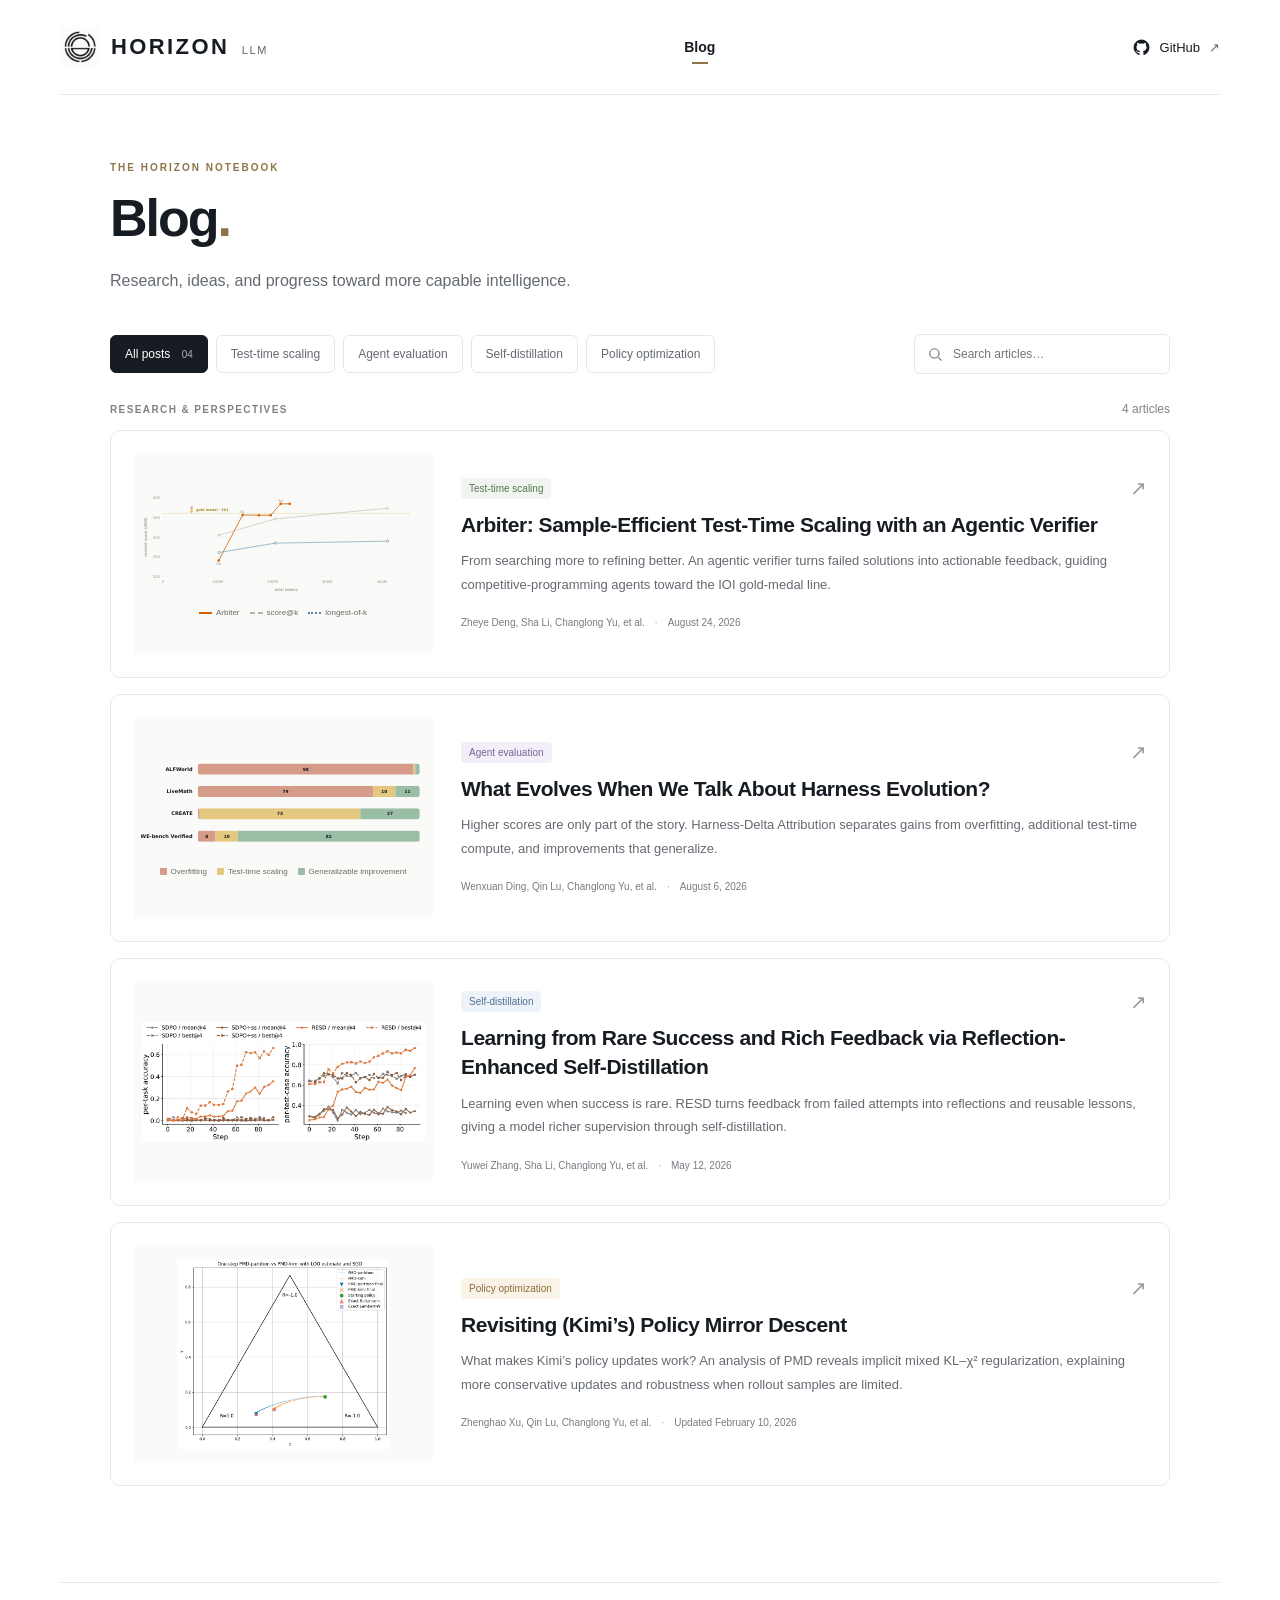
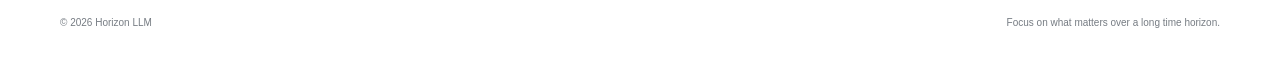
<file: index.html>
<!doctype html>
<html lang="en">
<head>
  <meta charset="utf-8">
  <meta name="viewport" content="width=device-width, initial-scale=1">
  <meta http-equiv="refresh" content="0; url=blog/">
  <meta name="description" content="Research and perspectives from Horizon LLM.">
  <title>Blog · Horizon LLM</title>
  <link rel="icon" type="image/png" href="assets/horizon-github-logo.png">
  <script>location.replace(new URL('blog/', location.href).href);</script>
</head>
<body><p><a href="blog/">Visit the Horizon LLM blog</a></p></body>
</html>
</file>
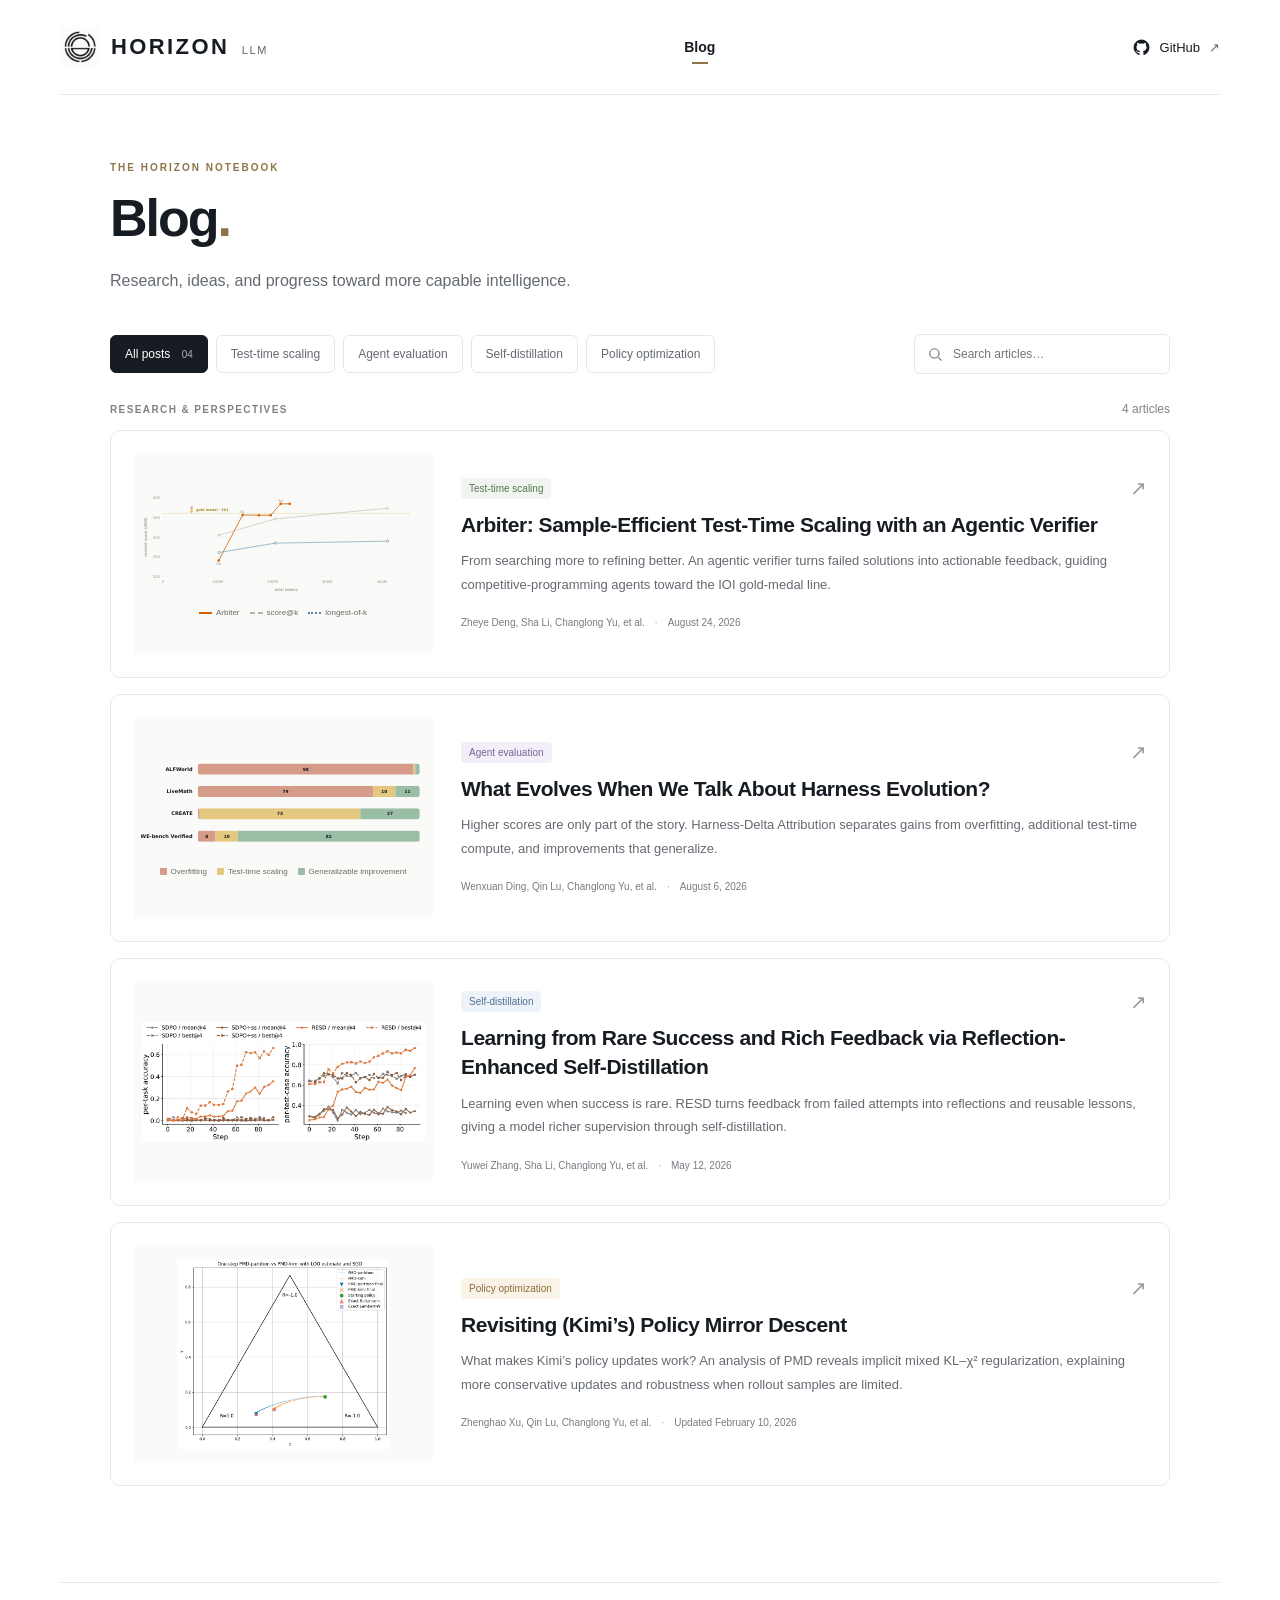
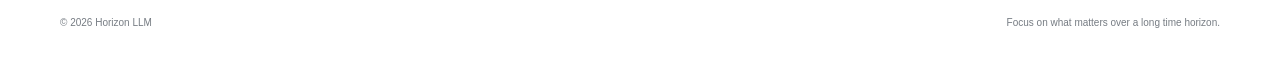
<file: blog/index.html>
<!doctype html>
<html lang="en">
<head>
  <meta charset="utf-8">
  <meta name="viewport" content="width=device-width, initial-scale=1">
  <meta name="theme-color" content="#ffffff">
  <meta name="description" content="Research and perspectives from Horizon LLM. Explore agentic verification, test-time scaling, harness evaluation, self-distillation, and policy optimization.">
  <title>Blog · Horizon LLM</title>
  <link rel="canonical" href="https://horizon-llm.github.io/blog/">
  <link rel="icon" type="image/png" href="../assets/horizon-github-logo.png">
  <link rel="stylesheet" href="blog.css">
</head>
<body>
  <a class="skip-link" href="#main">Skip to articles</a>
  <header class="site-header">
    <a class="brand" href="./" aria-label="Horizon LLM blog"><img src="../assets/horizon-github-logo.png" width="40" height="40" alt=""><span>HORIZON <small>LLM</small></span></a>
    <nav aria-label="Main navigation">
      <a href="./" aria-current="page">Blog</a>
    </nav>
    <a class="github-link" href="https://github.com/horizon-llm" aria-label="Horizon LLM on GitHub"><svg viewBox="0 0 24 24" aria-hidden="true"><path d="M12 2a10 10 0 0 0-3.16 19.49c.5.09.68-.22.68-.48v-1.86c-2.78.6-3.37-1.18-3.37-1.18-.45-1.16-1.11-1.47-1.11-1.47-.91-.62.07-.61.07-.61 1 .07 1.53 1.03 1.53 1.03.89 1.53 2.34 1.09 2.91.83.09-.65.35-1.09.64-1.34-2.22-.25-4.56-1.11-4.56-4.95 0-1.09.39-1.98 1.03-2.68-.1-.25-.45-1.27.1-2.65 0 0 .84-.27 2.75 1.02a9.6 9.6 0 0 1 5 0c1.91-1.29 2.75-1.02 2.75-1.02.55 1.38.2 2.4.1 2.65.64.7 1.03 1.59 1.03 2.68 0 3.85-2.34 4.7-4.57 4.95.36.31.68.92.68 1.85v2.75c0 .27.18.58.69.48A10 10 0 0 0 12 2Z"/></svg><span>GitHub</span><span aria-hidden="true">↗</span></a>
  </header>

  <main id="main">
    <section class="intro" aria-labelledby="page-title">
      <p class="eyebrow">THE HORIZON NOTEBOOK</p>
      <h1 id="page-title">Blog<span>.</span></h1>
      <p class="intro-copy">Research, ideas, and progress toward more capable intelligence.</p>
    </section>

    <section class="articles-section" aria-label="Browse articles">
      <div class="toolbar">
        <div class="filters" role="group" aria-label="Filter articles by topic">
          <button type="button" data-filter="all" aria-pressed="true">All posts <span>04</span></button>
          <button type="button" data-filter="scaling" aria-pressed="false">Test-time scaling</button>
          <button type="button" data-filter="evaluation" aria-pressed="false">Agent evaluation</button>
          <button type="button" data-filter="distillation" aria-pressed="false">Self-distillation</button>
          <button type="button" data-filter="optimization" aria-pressed="false">Policy optimization</button>
        </div>
        <div class="search"><svg viewBox="0 0 24 24" aria-hidden="true"><circle cx="10.5" cy="10.5" r="6.5"/><path d="m16 16 4.5 4.5"/></svg><label class="sr-only" for="article-search">Search articles</label><input id="article-search" type="search" placeholder="Search articles…" autocomplete="off"><button type="button" id="clear-search" aria-label="Clear search" hidden>×</button></div>
      </div>

      <div class="list-heading"><span>RESEARCH &amp; PERSPECTIVES</span><p id="result-count" role="status" aria-live="polite">4 articles</p></div>
      <div class="article-list">
        <article class="article-card" data-topic="scaling">
          <a class="article-link" href="https://horizon-llm.github.io/IOI2026/" aria-labelledby="arbiter-title">
            <div class="article-visual teaser-visual">
              <img src="../assets/arbiter-teaser.svg" width="900" height="330" alt="Arbiter teaser: contest score versus total tokens, comparing verifier-guided refinement with two sampling baselines.">
              <div class="teaser-legend arbiter-legend" aria-hidden="true"><span><i></i>Arbiter</span><span><i></i>score@k</span><span><i></i>longest-of-k</span></div>
            </div>
            <div class="article-copy">
              <div class="article-topline"><span class="tag tag-green">Test-time scaling</span><span class="article-arrow" aria-hidden="true">↗</span></div>
              <h2 id="arbiter-title">Arbiter: Sample-Efficient Test-Time Scaling with an Agentic Verifier</h2>
              <p class="summary">From searching more to refining better. An agentic verifier turns failed solutions into actionable feedback, guiding competitive-programming agents toward the IOI gold-medal line.</p>
              <div class="article-meta"><span>Zheye Deng, Sha Li, Changlong Yu, et al.</span><span class="meta-dot" aria-hidden="true">·</span><time datetime="2026-08-24">August 24, 2026</time></div>
            </div>
          </a>
        </article>

        <article class="article-card" data-topic="evaluation">
          <a class="article-link" href="https://wenwen-d.github.io/blog/harness-delta-attribution/index.html" aria-labelledby="harness-title">
            <div class="article-visual teaser-visual">
              <img src="../assets/harness-teaser.svg" width="760" height="252" alt="Harness-Delta Attribution teaser: contributions of overfitting, test-time scaling, and generalizable improvement across ALFWorld, LiveMath, CREATE, and SWE-bench Verified.">
              <div class="teaser-legend harness-legend" aria-hidden="true"><span><i></i>Overfitting</span><span><i></i>Test-time scaling</span><span><i></i>Generalizable improvement</span></div>
            </div>
            <div class="article-copy">
              <div class="article-topline"><span class="tag tag-purple">Agent evaluation</span><span class="article-arrow" aria-hidden="true">↗</span></div>
              <h2 id="harness-title">What Evolves When We Talk About Harness Evolution?</h2>
              <p class="summary">Higher scores are only part of the story. Harness-Delta Attribution separates gains from overfitting, additional test-time compute, and improvements that generalize.</p>
              <div class="article-meta"><span>Wenxuan Ding, Qin Lu, Changlong Yu, et al.</span><span class="meta-dot" aria-hidden="true">·</span><time datetime="2026-08-06">August 6, 2026</time></div>
            </div>
          </a>
        </article>

        <article class="article-card" data-topic="distillation">
          <a class="article-link" href="https://yuweizhang.notion.site/resd" aria-labelledby="resd-title">
            <div class="article-visual teaser-visual">
              <img src="../assets/resd-teaser.jpg" width="2048" height="866" alt="RESD teaser: per-task and per-test-case validation accuracy during training on Manufactoria-Has, comparing RESD with SDPO baselines." loading="lazy">
            </div>
            <div class="article-copy">
              <div class="article-topline"><span class="tag tag-blue">Self-distillation</span><span class="article-arrow" aria-hidden="true">↗</span></div>
              <h2 id="resd-title">Learning from Rare Success and Rich Feedback via Reflection-Enhanced Self-Distillation</h2>
              <p class="summary">Learning even when success is rare. RESD turns feedback from failed attempts into reflections and reusable lessons, giving a model richer supervision through self-distillation.</p>
              <div class="article-meta"><span>Yuwei Zhang, Sha Li, Changlong Yu, et al.</span><span class="meta-dot" aria-hidden="true">·</span><time datetime="2026-05-12">May 12, 2026</time></div>
            </div>
          </a>
        </article>

        <article class="article-card" data-topic="optimization">
          <a class="article-link" href="https://zhenghaoxu.notion.site/Revisiting-Kimi-s-Policy-Mirror-Descent-2fe7f18c8c2a801ba0d5fba25690f5ce" aria-labelledby="pmd-title">
            <div class="article-visual teaser-visual pmd-visual">
              <img src="../assets/pmd-teaser.png" width="790" height="708" alt="Policy mirror descent comparison: PMD-partition and Kimi’s PMD follow different update trajectories on a three-action probability simplex." loading="lazy">
            </div>
            <div class="article-copy">
              <div class="article-topline"><span class="tag tag-amber">Policy optimization</span><span class="article-arrow" aria-hidden="true">↗</span></div>
              <h2 id="pmd-title">Revisiting (Kimi’s) Policy Mirror Descent</h2>
              <p class="summary">What makes Kimi’s policy updates work? An analysis of PMD reveals implicit mixed KL–χ² regularization, explaining more conservative updates and robustness when rollout samples are limited.</p>
              <div class="article-meta"><span>Zhenghao Xu, Qin Lu, Changlong Yu, et al.</span><span class="meta-dot" aria-hidden="true">·</span><span>Updated <time datetime="2026-02-10">February 10, 2026</time></span></div>
            </div>
          </a>
        </article>
      </div>
      <div class="empty-state" hidden><h2>No matching articles</h2><p>Try a different keyword or explore all posts.</p><button type="button" id="reset-filters">Show all posts <span aria-hidden="true">↗</span></button></div>
    </section>

  </main>
  <footer class="site-footer"><p>© 2026 Horizon LLM</p><p>Focus on what matters over a long time horizon.</p></footer>
  <script src="blog.js"></script>
</body>
</html>
</file>
<file: blog/blog.css>
:root{color-scheme:light;--ink:#171c23;--muted:#646a72;--line:#e5e7e8;--accent:#8c7448;--sans:Inter,-apple-system,BlinkMacSystemFont,"Segoe UI",Arial,sans-serif}*{box-sizing:border-box}body{margin:0;background:#fff;color:var(--ink);font-family:var(--sans);-webkit-font-smoothing:antialiased}a{color:inherit;text-decoration:none}button,input{font:inherit}button,a{-webkit-tap-highlight-color:transparent}button{cursor:pointer}a:focus-visible,button:focus-visible,input:focus-visible{outline:2px solid #57735f;outline-offset:5px}::selection{background:#e4ecdf}[hidden]{display:none!important}.sr-only{position:absolute;width:1px;height:1px;padding:0;margin:-1px;overflow:hidden;clip:rect(0,0,0,0);white-space:nowrap;border:0}.skip-link{position:fixed;z-index:10;left:20px;top:-80px;background:var(--ink);color:#fff;padding:14px}.skip-link:focus{top:15px}.site-header{max-width:1160px;margin:auto;height:95px;display:flex;align-items:center;justify-content:space-between;border-bottom:1px solid var(--line);gap:24px}.brand{display:flex;align-items:center;gap:11px;font-size:22px;font-weight:650;letter-spacing:2.4px}.brand svg{width:40px;height:32px;fill:none;stroke:var(--accent);stroke-width:1.5}.brand small{font-size:11px;letter-spacing:1.6px;font-weight:500;color:var(--muted);margin-left:4px}nav{display:flex;gap:35px;align-items:center;font-size:14px}nav a{padding:12px 0;color:var(--muted);position:relative}nav a[aria-current]{color:var(--ink);font-weight:600}nav a[aria-current]:after{content:"";position:absolute;width:16px;height:2px;background:var(--accent);bottom:3px;left:calc(50% - 8px)}.github-link{display:flex;gap:9px;align-items:center;font-size:13px}.github-link svg{width:19px;height:19px;fill:currentColor}.github-link>span:last-child{color:var(--muted)}a:hover{color:var(--accent)}main{max-width:1060px;margin:auto}.intro{padding:67px 0 40px}.eyebrow{color:var(--accent);font-size:10px;letter-spacing:2px;font-weight:650;margin:0 0 17px}h1{font-size:52px;letter-spacing:-2px;line-height:1.1;margin:0 0 20px;font-weight:620}h1>span{color:var(--accent)}.intro-copy{font-size:16px;line-height:1.7;color:var(--muted);margin:0}.toolbar{display:flex;align-items:center;justify-content:space-between;gap:22px}.filters{display:flex;gap:8px;flex-wrap:wrap}.filters button{background:#fff;border:1px solid var(--line);border-radius:6px;color:var(--muted);padding:10px 14px;font-size:12px;line-height:1.2;min-height:38px;transition:background .15s,color .15s}.filters button[aria-pressed=true]{background:var(--ink);border-color:var(--ink);color:#fff}.filters button:hover:not([aria-pressed=true]){background:#f5f6f4}.filters button span{margin-left:8px;opacity:.65;font-size:10px}.search{display:flex;align-items:center;border:1px solid var(--line);border-radius:6px;padding:0 12px;gap:9px;width:256px;min-height:40px}.search:focus-within{border-color:#8c9b8f}.search svg{width:17px;height:17px;flex:none;fill:none;stroke:var(--muted);stroke-width:1.5}.search input{width:100%;min-width:0;border:0;outline:none;background:transparent;font-size:12px;padding:11px 0;color:var(--ink)}.search input::-webkit-search-cancel-button{-webkit-appearance:none}.search button{background:none;border:0;color:var(--muted);font-size:20px;padding:0 3px}.list-heading{display:flex;align-items:center;justify-content:space-between;margin:28px 0 14px;color:#7c8288;font-size:10px;letter-spacing:1.4px}.list-heading>span{font-weight:600}.list-heading p{margin:0;letter-spacing:0;font-size:12px}.article-list{display:grid;gap:16px}.article-card{border:1px solid var(--line);border-radius:10px;overflow:hidden;transition:border-color .18s,box-shadow .18s}.article-card:hover{border-color:#c5cec5;box-shadow:0 4px 18px #17231b06}.article-link{display:grid;grid-template-columns:250px minmax(0,1fr);gap:28px;padding:22px;color:var(--ink)}.article-link:hover{color:var(--ink)}.article-visual{min-height:202px;display:flex;flex-direction:column;justify-content:center;padding:20px 15px;border-radius:4px;text-align:center;overflow:hidden}.arbiter-visual{background:#f0f4ef;color:#456452}.visual-kicker{font-size:7.7px;font-weight:600;letter-spacing:1.45px}.article-visual strong{font-size:28px;font-weight:550;letter-spacing:-.8px;margin-top:13px}.article-visual svg{width:100%;height:80px;margin-top:7px}.diagram-labels{display:flex;justify-content:space-around;font-size:9px;margin-top:-2px;color:#566d5e}.harness-visual{background:#f4f2f8;color:#615575}.harness-visual strong{font-size:21px;letter-spacing:-.6px;margin-top:15px}.attribution{display:grid;grid-template-columns:repeat(3,1fr);gap:7px;margin:21px 5px 8px}.attribution span{font-size:20px;font-weight:500;padding:9px;border-radius:4px;background:#e6dce4;color:#936174}.attribution span:nth-child(2){background:#e6e1f1;color:#7965a3}.attribution span:nth-child(3){background:#dce9e4;color:#54836d}.attribution-labels{display:grid;grid-template-columns:repeat(3,1fr);font-size:8px;line-height:1.4;gap:5px}.visual-caption{font-size:7px;letter-spacing:1.3px;margin-top:17px;opacity:.8}.article-copy{padding:3px 0;display:flex;flex-direction:column;justify-content:center;min-width:0}.article-topline{display:flex;align-items:center;justify-content:space-between}.tag{width:fit-content;font-size:10px;font-weight:500;padding:5px 8px;border-radius:4px}.tag-green{background:#f0f5ef;color:#557650}.tag-purple{background:#f2eff8;color:#7a6398}.article-arrow{font-size:20px;line-height:1;color:#969c99;margin-left:12px;transition:transform .18s}.article-link:hover .article-arrow{transform:translate(2px,-2px);color:var(--accent)}h2{font-size:21px;line-height:1.38;font-weight:600;letter-spacing:-.45px;margin:12px 0 10px}.summary{font-size:13px;line-height:1.8;color:var(--muted);margin:0}.article-meta{display:flex;gap:10px;align-items:center;flex-wrap:wrap;font-size:10px;line-height:1.6;color:#767c83;margin-top:19px}.meta-dot{color:#9dA39f}.article-meta time{white-space:nowrap}.empty-state{text-align:center;border:1px dashed var(--line);border-radius:10px;padding:55px 20px}.empty-state h2{margin:0 0 10px}.empty-state p{color:var(--muted);font-size:14px}.empty-state button{padding:10px 15px;border:1px solid var(--line);background:#fff;border-radius:5px;color:var(--ink)}.open-research{margin:39px 0 58px;display:flex;align-items:center;justify-content:space-between;gap:20px;font-size:12px;color:var(--muted)}.open-research>div{display:flex;align-items:center;gap:9px}.open-research p{margin:0;line-height:1.6}.open-dot{width:6px;height:6px;border-radius:50%;background:#7e9678;flex:none}.open-research a{font-size:11px;color:var(--ink);white-space:nowrap}.open-research a span{margin-left:8px}.site-footer{border-top:1px solid var(--line);max-width:1160px;margin:auto;padding:26px 0 30px;display:flex;justify-content:space-between;align-items:center;gap:20px;font-size:10px;color:#767c83}.site-footer p{margin:0}.site-footer a{color:var(--ink)}@media(min-width:1500px){.intro{padding-top:82px}.open-research{margin-bottom:76px}}@media(max-width:1240px){.site-header,.site-footer{margin-left:40px;margin-right:40px}main{margin-left:60px;margin-right:60px}}@media(max-width:850px){.site-header,.site-footer{margin-left:28px;margin-right:28px}main{margin-left:28px;margin-right:28px}.article-link{grid-template-columns:210px minmax(0,1fr);gap:22px;padding:18px}.article-visual{min-height:220px}h2{font-size:19px}.toolbar{align-items:flex-start;flex-direction:column;gap:14px}.search{width:100%}.site-footer>p:nth-child(2){display:none}.brand{font-size:19px;letter-spacing:1.5px}nav{gap:22px}}@media(max-width:580px){.site-header{height:82px;gap:12px;flex-wrap:wrap;justify-content:flex-start}.site-header,.site-footer{margin-left:20px;margin-right:20px}main{margin-left:20px;margin-right:20px}.brand{gap:6px;font-size:16px}.brand svg{width:30px}.brand small{font-size:9px;margin-left:0}nav{margin-left:auto;gap:16px;font-size:12px}.github-link{display:none}.intro{padding:42px 0 30px}h1{font-size:45px;margin-bottom:16px}.intro-copy{font-size:14px;max-width:300px}.eyebrow{font-size:9px}.filters{gap:6px}.filters button{font-size:11px;padding:10px;min-height:42px}.article-link{grid-template-columns:1fr;padding:16px;gap:20px}.article-visual{min-height:195px;max-width:none;padding-left:30px;padding-right:30px}.article-visual svg{max-width:250px;align-self:center}.diagram-labels{max-width:244px;width:100%;align-self:center}.attribution,.attribution-labels{width:240px;max-width:100%;align-self:center}.harness-visual strong{font-size:24px}.article-copy{padding:0 2px 7px}h2{font-size:20px;line-height:1.4}.summary{font-size:13px}.article-meta{font-size:10px;gap:7px;margin-top:17px}.open-research{margin:28px 0 36px;align-items:flex-start;flex-direction:column;gap:13px}.open-research a{margin-left:15px}.site-footer{font-size:10px;padding:23px 0}.list-heading{font-size:9px}.tag{font-size:11px}}@media(prefers-reduced-motion:reduce){*{transition:none!important}}

/* Original teaser figures, exported from the research pages as scalable SVGs. */
.article-link{grid-template-columns:300px minmax(0,1fr)}
.teaser-visual{background:#fafaf8;padding:14px 8px;gap:13px;min-height:202px}
.teaser-visual img{display:block;width:100%;height:auto;object-fit:contain}
.teaser-legend{display:flex;justify-content:center;flex-wrap:wrap;gap:6px 10px;font-size:8px;line-height:1.5;color:#6b6a65}
.teaser-legend span{display:inline-flex;align-items:center;gap:4px}
.teaser-legend i{display:inline-block;width:13px;flex:none;border-top:2px solid #d55e00}
.arbiter-legend span:nth-child(2) i{border-color:#b6b3ab;border-top-style:dashed}
.arbiter-legend span:nth-child(3) i{border-color:#5b8aa6;border-top-style:dotted}
.harness-legend i{width:7px;height:7px;background:#d69c89;border:0;border-radius:1px}
.harness-legend span:nth-child(2) i{background:#e5c87f}
.harness-legend span:nth-child(3) i{background:#99bea5}
@media(max-width:850px){.article-link{grid-template-columns:240px minmax(0,1fr)}}
@media(max-width:580px){.article-link{grid-template-columns:1fr}.teaser-visual{min-height:175px;padding:18px 8px}.teaser-legend{font-size:8px}}

.brand img{display:block;width:40px;height:40px;object-fit:contain;flex:none}
@media(max-width:580px){.brand img{width:32px;height:32px}}

.tag-blue{background:#eef3f9;color:#526e94}

.tag-amber{background:#faf3e8;color:#8c6d37}
.pmd-visual img{max-height:190px}

.articles-section{margin-bottom:96px}
.site-footer{padding-top:34px;padding-bottom:42px}
@media(max-width:580px){.articles-section{margin-bottom:64px}.site-footer{padding-top:28px;padding-bottom:34px}}
</file>
